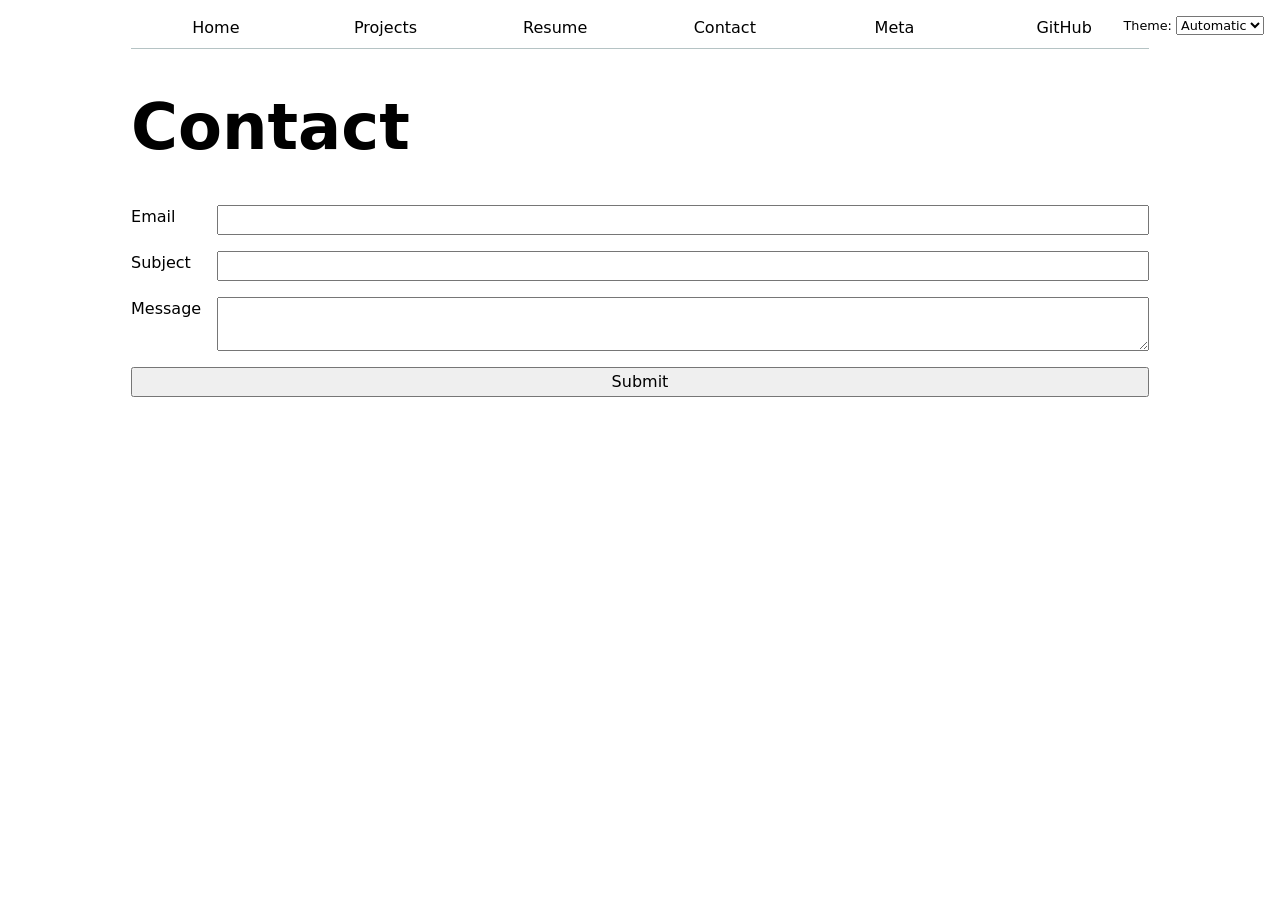
<file: contact/index.html>
<!DOCTYPE html>
<html lang="en">
<head>
    <meta charset="UTF-8">
    <meta name="viewport" content="width=device-width, initial-scale=1.0">
    <title>Contact</title>
    <link rel="stylesheet" href="../style.css">
    <script type="module" src="../global.js"></script>
</head>
<body>
    <h1>Contact</h1>
    <form action="mailto:rayyguo@gmail.com" method="POST" enctype="text/plain">
        <label>
            Email
            <input type="email" name="email">
        </label>
        <label>
            Subject
            <input name="subject">
        </label>
        <label>
            Message
            <textarea name="body"></textarea>
        </label>
        <button>Submit</button>
    </form>
</body>
</html>
</file>
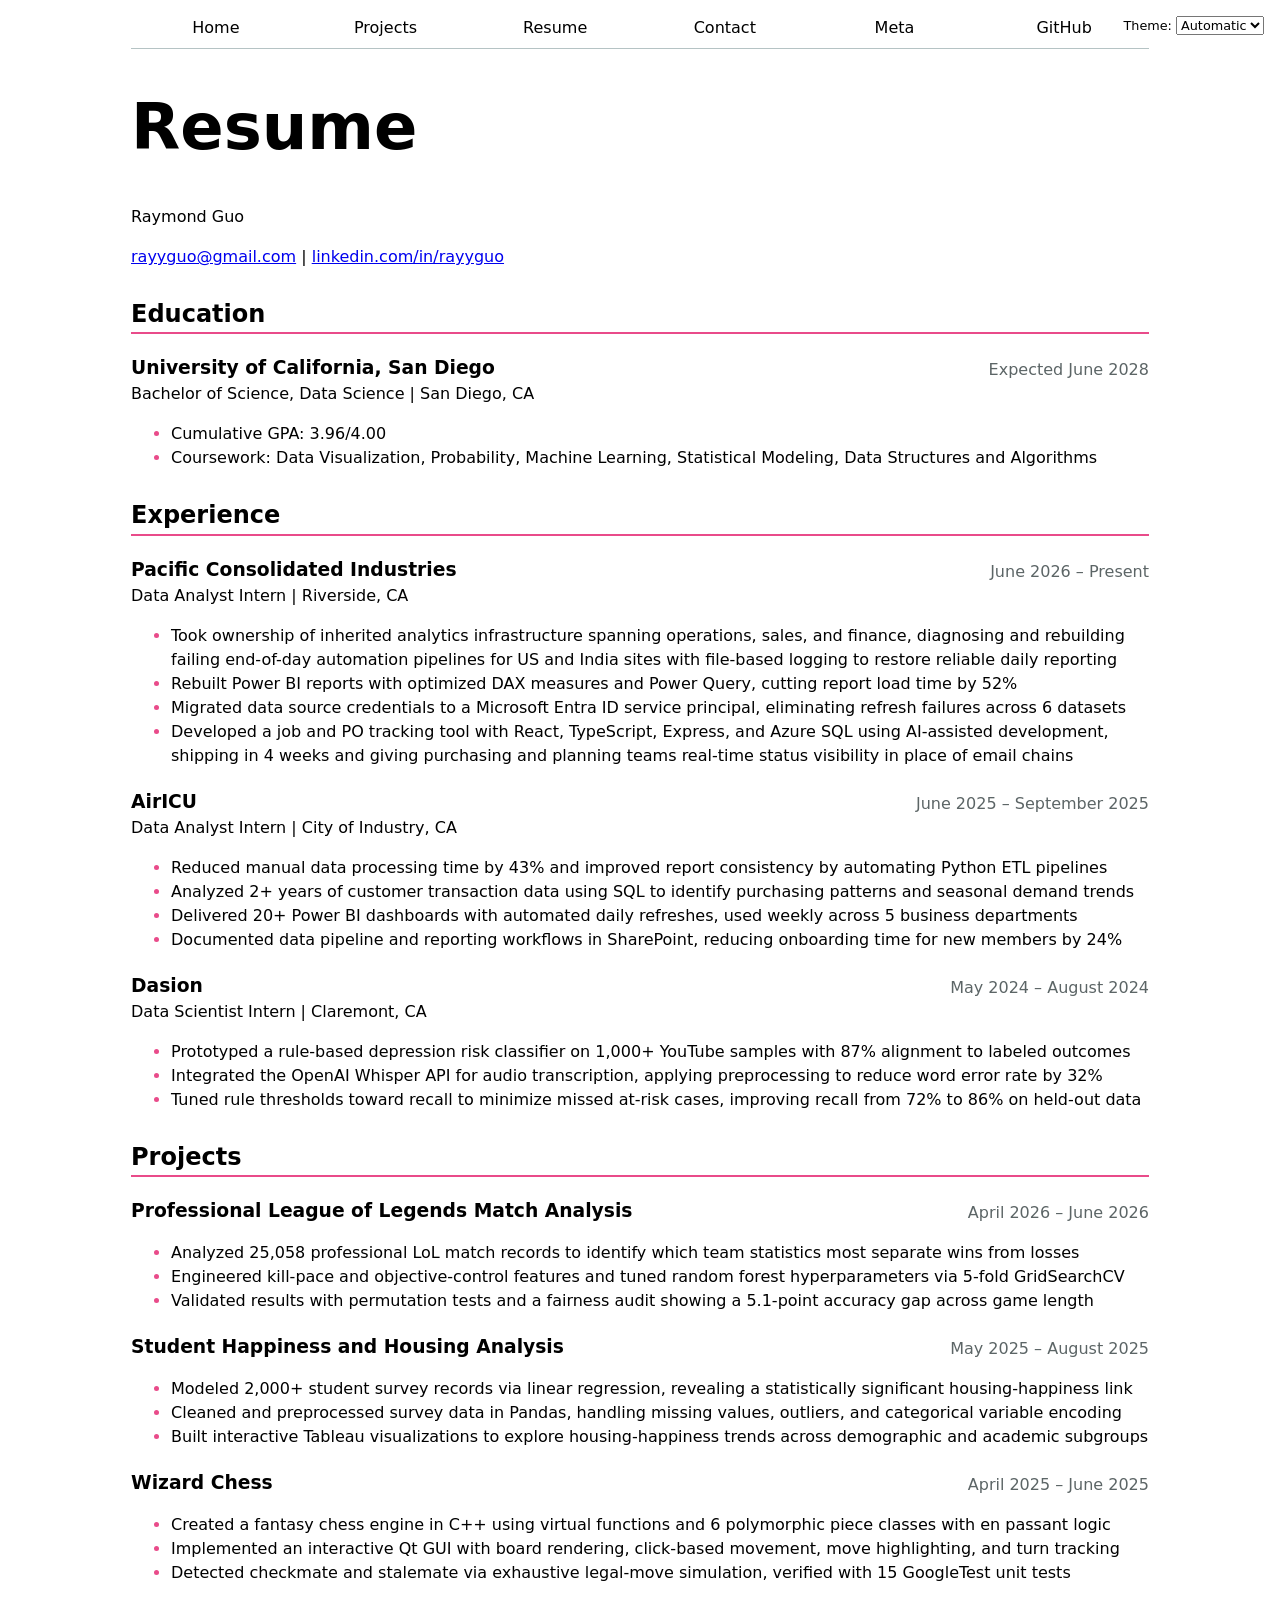
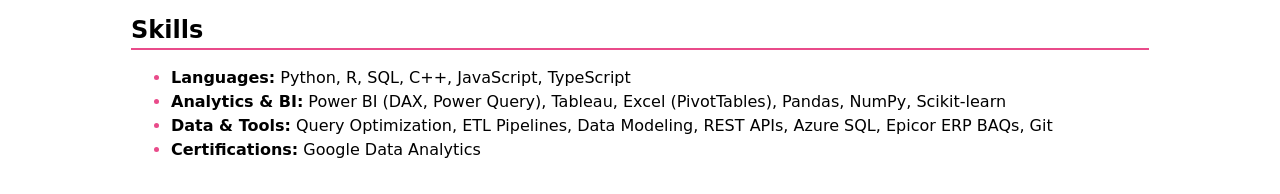
<file: resume/index.html>
<!DOCTYPE html>
<html lang="en">
<head>
    <meta charset="UTF-8">
    <meta name="viewport" content="width=device-width, initial-scale=1.0">
    <title>Resume</title>
    <link rel="stylesheet" href="../style.css">
    <script type="module" src="../global.js"></script>
</head>
<body>
    <h1>Resume</h1>

    <header>
        <p>Raymond Guo</p>
        <p>
            <a href="mailto:rayyguo@gmail.com">rayyguo@gmail.com</a> |
            <a href="https://linkedin.com/in/rayyguo" target="_blank">linkedin.com/in/rayyguo</a>
        </p>
    </header>

    <section>
        <h2>Education</h2>
        <article>
            <header>
                <h3>University of California, San Diego</h3>
                <p>Bachelor of Science, Data Science | San Diego, CA</p>
                <p>Expected <time datetime="2028-06">June 2028</time></p>
            </header>
            <ul>
                <li>Cumulative GPA: 3.96/4.00</li>
                <li>Coursework: Data Visualization, Probability, Machine Learning, Statistical Modeling, Data Structures and Algorithms</li>
            </ul>
        </article>
    </section>

    <section>
        <h2>Experience</h2>
        <article>
            <header>
                <h3>Pacific Consolidated Industries</h3>
                <p>Data Analyst Intern | Riverside, CA</p>
                <p><time datetime="2026-06">June 2026</time> – Present</p>
            </header>
            <ul>
                <li>Took ownership of inherited analytics infrastructure spanning operations, sales, and finance, diagnosing and rebuilding failing end-of-day automation pipelines for US and India sites with file-based logging to restore reliable daily reporting</li>
                <li>Rebuilt Power BI reports with optimized DAX measures and Power Query, cutting report load time by 52%</li>
                <li>Migrated data source credentials to a Microsoft Entra ID service principal, eliminating refresh failures across 6 datasets</li>
                <li>Developed a job and PO tracking tool with React, TypeScript, Express, and Azure SQL using AI-assisted development, shipping in 4 weeks and giving purchasing and planning teams real-time status visibility in place of email chains</li>
            </ul>
        </article>
        <article>
            <header>
                <h3>AirICU</h3>
                <p>Data Analyst Intern | City of Industry, CA</p>
                <p><time datetime="2025-06">June 2025</time> – <time datetime="2025-09">September 2025</time></p>
            </header>
            <ul>
                <li>Reduced manual data processing time by 43% and improved report consistency by automating Python ETL pipelines</li>
                <li>Analyzed 2+ years of customer transaction data using SQL to identify purchasing patterns and seasonal demand trends</li>
                <li>Delivered 20+ Power BI dashboards with automated daily refreshes, used weekly across 5 business departments</li>
                <li>Documented data pipeline and reporting workflows in SharePoint, reducing onboarding time for new members by 24%</li>
            </ul>
        </article>
        <article>
            <header>
                <h3>Dasion</h3>
                <p>Data Scientist Intern | Claremont, CA</p>
                <p><time datetime="2024-05">May 2024</time> – <time datetime="2024-08">August 2024</time></p>
            </header>
            <ul>
                <li>Prototyped a rule-based depression risk classifier on 1,000+ YouTube samples with 87% alignment to labeled outcomes</li>
                <li>Integrated the OpenAI Whisper API for audio transcription, applying preprocessing to reduce word error rate by 32%</li>
                <li>Tuned rule thresholds toward recall to minimize missed at-risk cases, improving recall from 72% to 86% on held-out data</li>
            </ul>
        </article>
    </section>

    <section>
        <h2>Projects</h2>
        <article>
            <header>
                <h3>Professional League of Legends Match Analysis</h3>
                <p><time datetime="2026-04">April 2026</time> – <time datetime="2026-06">June 2026</time></p>
            </header>
            <ul>
                <li>Analyzed 25,058 professional LoL match records to identify which team statistics most separate wins from losses</li>
                <li>Engineered kill-pace and objective-control features and tuned random forest hyperparameters via 5-fold GridSearchCV</li>
                <li>Validated results with permutation tests and a fairness audit showing a 5.1-point accuracy gap across game length</li>
            </ul>
        </article>
        <article>
            <header>
                <h3>Student Happiness and Housing Analysis</h3>
                <p><time datetime="2025-05">May 2025</time> – <time datetime="2025-08">August 2025</time></p>
            </header>
            <ul>
                <li>Modeled 2,000+ student survey records via linear regression, revealing a statistically significant housing-happiness link</li>
                <li>Cleaned and preprocessed survey data in Pandas, handling missing values, outliers, and categorical variable encoding</li>
                <li>Built interactive Tableau visualizations to explore housing-happiness trends across demographic and academic subgroups</li>
            </ul>
        </article>
        <article>
            <header>
                <h3>Wizard Chess</h3>
                <p><time datetime="2025-04">April 2025</time> – <time datetime="2025-06">June 2025</time></p>
            </header>
            <ul>
                <li>Created a fantasy chess engine in C++ using virtual functions and 6 polymorphic piece classes with en passant logic</li>
                <li>Implemented an interactive Qt GUI with board rendering, click-based movement, move highlighting, and turn tracking</li>
                <li>Detected checkmate and stalemate via exhaustive legal-move simulation, verified with 15 GoogleTest unit tests</li>
            </ul>
        </article>
    </section>

    <section>
        <h2>Skills</h2>
        <ul>
            <li><strong>Languages:</strong> Python, R, SQL, C++, JavaScript, TypeScript</li>
            <li><strong>Analytics &amp; BI:</strong> Power BI (DAX, Power Query), Tableau, Excel (PivotTables), Pandas, NumPy, Scikit-learn</li>
            <li><strong>Data &amp; Tools:</strong> Query Optimization, ETL Pipelines, Data Modeling, REST APIs, Azure SQL, Epicor ERP BAQs, Git</li>
            <li><strong>Certifications:</strong> Google Data Analytics</li>
        </ul>
    </section>
</body>
</html>
</file>
<file: style.css>
html {
  --color-accent: oklch(65% 50% 0);
  accent-color: var(--color-accent);
  color-scheme: light dark;
}

body {
  /* Set line height to 1.5 times the font size
	   and use the OS’s UI font as the website font
	 */
  font: 100%/1.5 system-ui;
  max-width: 100ch;
  margin-inline: max(1em, (100% - 100ch) / 2);
}

h1,
h2,
h3,
h4,
h5,
h6 {
  line-height: 1.1;
  text-wrap: balance;
}

h1 {
  font-size: 400%;
}

nav {
  --border-color: oklch(50% 10% 200 / 40%);
  display: flex;
  margin-bottom: 1em;
  border-bottom: 1px solid var(--border-color);
}

nav a {
  flex: 1;
  text-decoration: none;
  color: inherit;
  text-align: center;
  padding: 0.5em;
}

nav a.current {
  border-bottom: 0.4em solid var(--border-color);
  padding-bottom: 0.1em;
}

nav a:hover {
  border-bottom: 0.4em solid var(--color-accent);
  padding-bottom: 0.1em;
}

.color-scheme {
  position: absolute;
  top: 1rem;
  right: 1rem;
  font-size: 80%;
}

input,
textarea,
button,
select {
  font: inherit;
}

form {
  display: grid;
  grid-template-columns: auto 1fr;
  gap: 1em;
}

form label {
  display: grid;
  grid-template-columns: subgrid;
  grid-column: 1 / -1;
}

form button {
  grid-column: 1 / -1;
}

.projects {
  display: grid;
  grid-template-columns: repeat(auto-fill, minmax(15em, 1fr));
  gap: 1em;

  article {
    display: grid;
    grid-template-rows: subgrid;
    grid-row: span 3;
  }

  h2 {
    margin: 0;
  }

  .project-year {
    margin-top: 0;
    font-family: Baskerville, serif;
    font-style: italic;
    font-variant-numeric: oldstyle-nums;
    color: oklch(50% 3% 200);
  }
}

#projects-pie-plot {
  max-width: 20em;
  margin-block: 2em;

  overflow: visible;

  &:has(path:hover) {
    path:not(:hover) {
      opacity: 0.5;
    }
  }

  path {
    transition: 300ms;
    cursor: pointer;
  }
}

.selected {
  --color: oklch(60% 45% 0) !important;

  &:is(path) {
    fill: var(--color);
  }
}

.container {
  display: flex;
  flex-wrap: wrap;
  align-items: center;
  column-gap: 2em;
}

.legend {
  flex: 1;
  min-width: 12em;
  display: grid;
  grid-template-columns: repeat(auto-fill, minmax(9em, 1fr));
  gap: 1em;
  margin-block: 2em;
  padding: 1em;
  border: 1px solid oklch(50% 3% 200 / 40%);
  border-radius: 0.5em;
  list-style: none;
}

.legend-item {
  display: flex;
  align-items: center;
  gap: 0.4em;
  cursor: pointer;

  em {
    color: oklch(50% 3% 200);
  }
}

.swatch {
  width: 1em;
  aspect-ratio: 1 / 1;
  border-radius: 50%;
  background: var(--color);
}

.searchBar {
  width: 100%;
  margin-bottom: 2em;
  padding: 0.5em 0.75em;
  font: inherit;
  border: 1px solid oklch(50% 3% 200 / 40%);
  border-radius: 0.5em;
}

/* Resume page */
section {
  margin-block: 2em;

  > h2 {
    margin-bottom: 0.5em;
    padding-bottom: 0.2em;
    border-bottom: 2px solid var(--color-accent);
  }

  article {
    margin-block: 1.5em;
  }

  article header {
    /* Name and role on the left, dates on the right */
    display: grid;
    grid-template-columns: 1fr auto;
    column-gap: 1em;

    h3,
    p {
      margin: 0;
    }

    p:last-child {
      grid-area: 1 / 2;
      color: oklch(50% 3% 200);
    }
  }

  li::marker {
    color: var(--color-accent);
  }
}

.stats {
  display: grid;
  grid-template-rows: auto auto;
  grid-auto-flow: column;
  grid-auto-columns: 1fr;
  gap: 0.25em 1em;

  dt {
    grid-row: 1;
    font-size: 80%;
    text-transform: uppercase;
    color: oklch(50% 3% 200);
  }

  dd {
    grid-row: 2;
    margin: 0;
    font-size: 200%;
  }
}

.gridlines {
  opacity: 0.2;

  .domain {
    display: none;
  }
}

dl.info {
  display: grid;
  grid-template-columns: auto 1fr;
  gap: 0.25em 1em;
  margin: 0;
  transition-duration: 500ms;
  transition-property: opacity, visibility;

  dt {
    grid-column: 1;
    font-size: 80%;
    color: oklch(50% 3% 200);
  }

  dd {
    grid-column: 2;
    margin: 0;
  }
}

dl.info[hidden]:not(:hover, :focus-within) {
  opacity: 0;
  visibility: hidden;
}

.tooltip {
  position: fixed;
  top: 1em;
  left: 1em;
  padding: 0.75em 1em;
  background-color: color-mix(in oklch, canvas 85%, transparent);
  backdrop-filter: blur(4px);
  border-radius: 0.5em;
  box-shadow: 0 2px 8px oklch(0% 0% 0 / 20%);
}

circle {
  transition: 200ms;
  transform-origin: center;
  transform-box: fill-box;

  @starting-style {
    r: 0;
  }
}

circle:hover {
  transform: scale(1.5);
}

circle.selected {
  fill: #ff6b6b;
}

#time-filter label {
  display: flex;
  align-items: baseline;
  gap: 1em;

  input {
    flex: 1;
  }

  time {
    margin-left: auto;
  }
}

#files {
  display: grid;
  grid-template-columns: 1fr 4fr;

  > div {
    grid-column: 1 / -1;
    display: grid;
    grid-template-columns: subgrid;
  }

  dt {
    grid-column: 1;

    small {
      display: block;
      font-size: 75%;
      opacity: 0.6;
    }
  }

  dd {
    grid-column: 2;
    display: flex;
    flex-wrap: wrap;
    align-items: start;
    align-content: start;
    gap: 0.15em;
    padding-top: 0.6em;
    margin-left: 0;
  }
}

.loc {
  display: flex;
  width: 0.5em;
  aspect-ratio: 1;
  background: var(--color);
  border-radius: 50%;
}

#scrolly-1 {
  position: relative;
  display: flex;
  gap: 1rem;

  > * {
    flex: 1;
  }
}

#scatter-story {
  position: relative;
}

#scatter-plot {
  position: sticky;
  top: 0;
  left: 0;
  bottom: auto;
  height: 50vh;
}

.step {
  padding-bottom: 10em;
}
</file>
